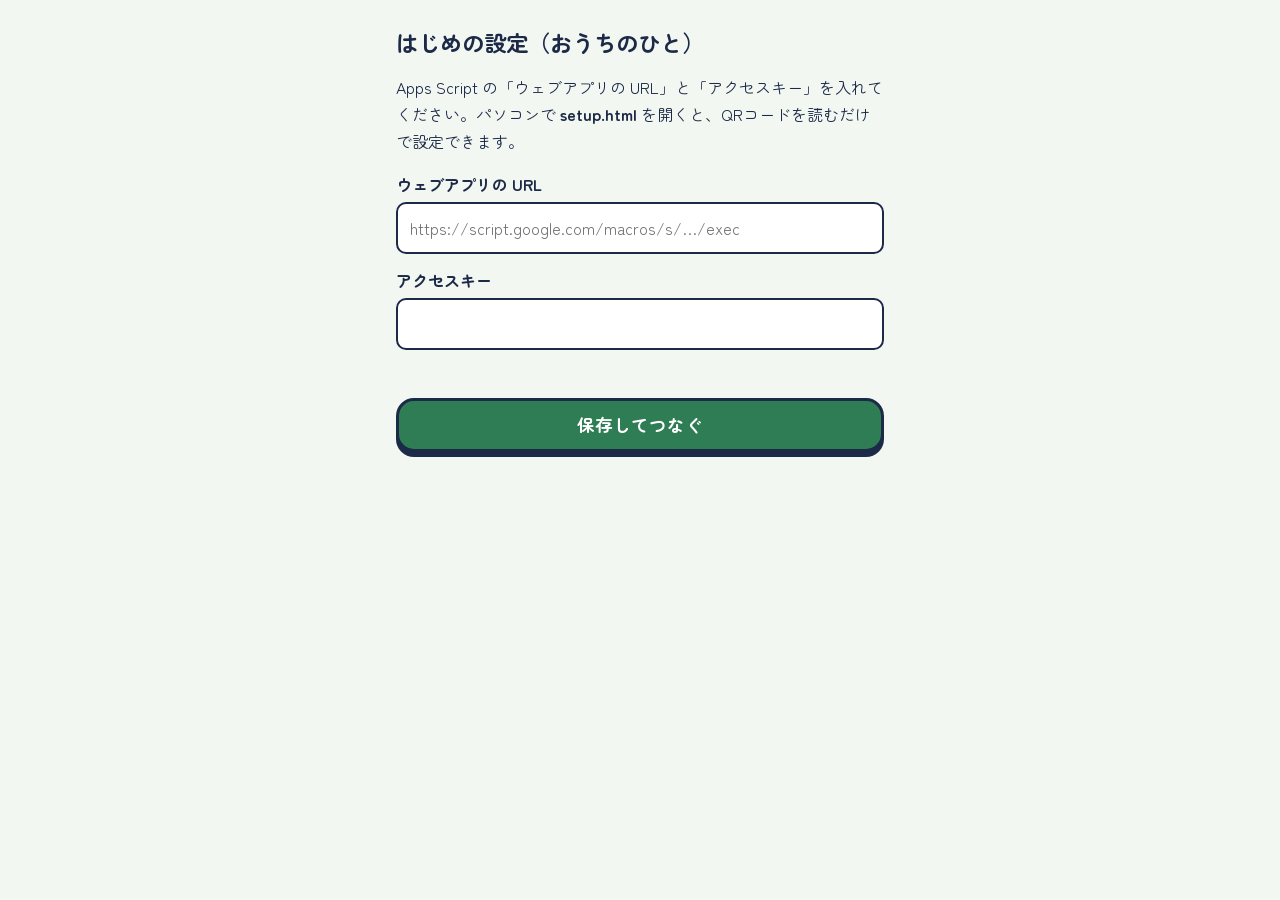
<file: index.html>
<!doctype html>
<html lang="ja">
<head>
  <meta charset="utf-8">
  <meta name="viewport" content="width=device-width, initial-scale=1, viewport-fit=cover">
  <meta name="theme-color" content="#2F7D55">
  <meta name="mobile-web-app-capable" content="yes">
  <meta name="apple-mobile-web-app-capable" content="yes">
  <meta name="robots" content="noindex">
  <title>よみの れんしゅう</title>
  <link rel="manifest" href="manifest.webmanifest">
  <link rel="icon" href="icons/icon-192.png">
  <link rel="apple-touch-icon" href="icons/icon-192.png">
  <link rel="preconnect" href="https://fonts.googleapis.com">
  <link rel="preconnect" href="https://fonts.gstatic.com" crossorigin>
  <link href="https://fonts.googleapis.com/css2?family=Bungee&family=Klee+One:wght@400;600&family=Zen+Maru+Gothic:wght@500;700&display=swap" rel="stylesheet">
  <link rel="stylesheet" href="style.css">
</head>
<body>
  <main id="app" aria-live="polite"></main>
  <noscript>このアプリは JavaScript をつかいます。</noscript>
  <script src="logic.js"></script>
  <script src="sound.js"></script>
  <script src="fx.js"></script>
  <script src="speech.js"></script>
  <script src="parts.js"></script>
  <script src="app.js"></script>
</body>
</html>
</file>
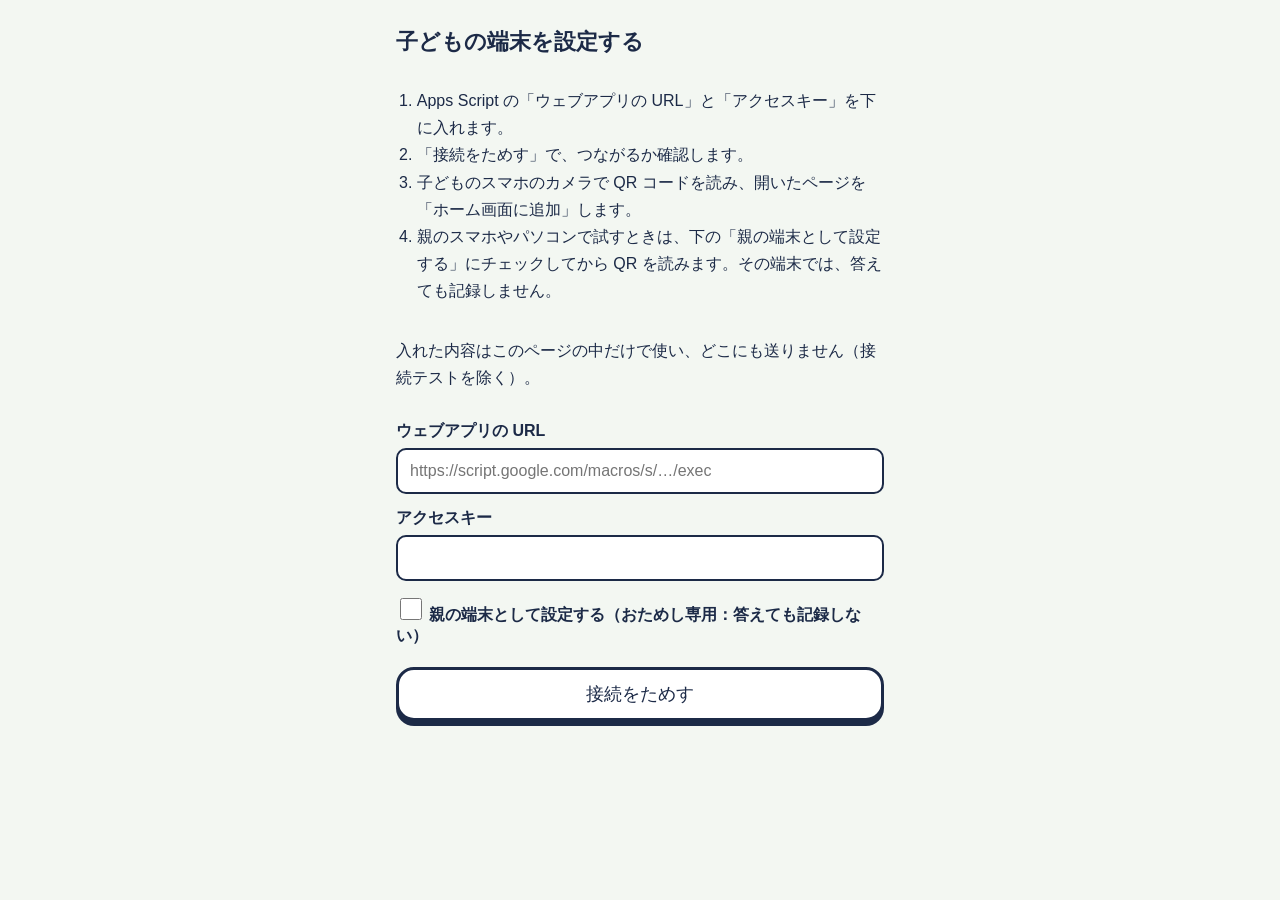
<file: setup.html>
<!doctype html>
<html lang="ja">
<head>
  <meta charset="utf-8">
  <meta name="viewport" content="width=device-width, initial-scale=1">
  <meta name="robots" content="noindex">
  <title>端末の設定</title>
  <link rel="stylesheet" href="style.css">
  <style>
    .qr { margin: 18px 0 8px; padding: 16px; background: #fff; border: 3px solid var(--edge); border-radius: 16px; display: grid; place-items: center; }
    .qr svg { width: 100%; max-width: 320px; height: auto; }
    .link { word-break: break-all; font-size: .85rem; color: var(--ink-soft); }
    ol { padding-left: 1.3em; }
    .check { display: flex; gap: 10px; align-items: center; font-weight: 700; margin: 16px 0 4px; }
    .check input { width: 22px; height: 22px; padding: 0; flex: none; }
    .for { font-weight: 700; margin: 0 0 6px; }
  </style>
</head>
<body>
  <main id="app" class="panel">
    <h1>子どもの端末を設定する</h1>
    <ol>
      <li>Apps Script の「ウェブアプリの URL」と「アクセスキー」を下に入れます。</li>
      <li>「接続をためす」で、つながるか確認します。</li>
      <li>子どものスマホのカメラで QR コードを読み、開いたページを「ホーム画面に追加」します。</li>
      <li>親のスマホやパソコンで試すときは、下の「親の端末として設定する」にチェックしてから QR を読みます。その端末では、答えても記録しません。</li>
    </ol>
    <p>入れた内容はこのページの中だけで使い、どこにも送りません（接続テストを除く）。</p>
    <label for="url">ウェブアプリの URL</label>
    <input id="url" type="url" autocomplete="off" placeholder="https://script.google.com/macros/s/…/exec">
    <label for="key">アクセスキー</label>
    <input id="key" type="text" autocomplete="off" spellcheck="false">
    <label class="check"><input id="demo" type="checkbox"> 親の端末として設定する（おためし専用：答えても記録しない）</label>
    <button class="chunky" id="test">接続をためす</button>
    <p class="msg" id="msg"></p>
    <div id="out" hidden>
      <p class="for" id="for"></p>
      <div class="qr" id="qr"></div>
      <p class="link" id="link"></p>
      <button class="chunky" id="copy">リンクをコピー</button>
    </div>
  </main>
  <script src="vendor/qrcode.js"></script>
  <script>
    (function () {
      var $ = function (id) { return document.getElementById(id); };
      var base = location.origin + location.pathname.replace(/setup\.html$/, '');
      function link() {
        var u = $('url').value.trim(), k = $('key').value.trim();
        if (!u || !k) return '';
        return base + '#u=' + encodeURIComponent(u) + '&k=' + encodeURIComponent(k) + ($('demo').checked ? '&d=1' : '');
      }
      function draw() {
        var l = link();
        $('out').hidden = !l;
        if (!l) return;
        var q = qrcode(0, 'M');
        q.addData(l);
        q.make();
        $('qr').innerHTML = q.createSvgTag(6, 2);
        $('link').textContent = l;
        $('for').textContent = $('demo').checked ? '親の端末で読む QR（おためし専用）' : '子どものスマホで読む QR';
      }
      function say(t, good) { $('msg').textContent = t; $('msg').className = 'msg ' + (good ? 'good' : 'bad'); }
      $('url').addEventListener('input', draw);
      $('key').addEventListener('input', draw);
      $('demo').addEventListener('change', draw);
      $('test').addEventListener('click', function () {
        var u = $('url').value.trim(), k = $('key').value.trim();
        if (!/^https:\/\/script\.google\.com\//.test(u)) { say('URL は https://script.google.com/ で始まるものを入れてください。'); return; }
        say('確認中…', true);
        fetch(u, { method: 'POST', body: JSON.stringify({ key: k, action: 'ping' }) })
          .then(function (r) { return r.json(); })
          .then(function (d) {
            if (d.ok) say('つながりました。問題は ' + d.questions + ' 問あります。', true);
            else say(d.error === 'bad-key' ? 'アクセスキーがちがいます。' : 'エラー：' + d.error);
          })
          .catch(function (e) { say('つながりませんでした。URL と「アクセスできるユーザー：全員」を確認してください。（' + e.message + '）'); });
      });
      $('copy').addEventListener('click', function () {
        navigator.clipboard.writeText(link()).then(function () { say('コピーしました。', true); });
      });
    })();
  </script>
</body>
</html>
</file>
<file: style.css>
:root {
  --field: #F3F7F2;
  --card: #FFFFFF;
  --ink: #1C2A47;
  --ink-soft: #56627A;
  --edge: #1C2A47;
  --shadow: #1C2A47;
  --pitch: #2F7D55;
  --pitch-dark: #276A48;
  --pitch-line: rgba(255, 255, 255, .55);
  --marker: #FFE14D;
  --ok: #2F7D55;
  --ok-bg: #DDF2E5;
  --miss: #97A1B0;
  --miss-bg: #E9EDF2;
  --note-bg: #FFF8D6;
  --focus: #2563EB;
  --f-kanji: "Klee One", "Hiragino Mincho ProN", "Noto Serif JP", "Noto Serif CJK JP", serif;
  --f-ui: "Zen Maru Gothic", "Hiragino Maru Gothic ProN", "Noto Sans JP", "Noto Sans CJK JP", sans-serif;
  --f-call: "Bungee", "Zen Maru Gothic", "Arial Black", sans-serif;
  /* ダンスの演出 */
  --neon-a: #FF4FA3;
  --neon-b: #22D3EE;
  --neon-c: #FFD23F;
  --stage: #1B1530;
  --stage-glow: #3D2A78;
  color-scheme: light dark;
}
@media (prefers-color-scheme: dark) {
  :root {
    --field: #101814;
    --card: #1A2520;
    --ink: #EAF1EC;
    --ink-soft: #A9B8AF;
    --edge: #55665D;
    --shadow: #030605;
    --pitch: #2B6E4C;
    --pitch-dark: #225A3E;
    --marker: rgba(255, 214, 51, .45);
    --ok: #6BD49A;
    --ok-bg: #1E3E2D;
    --miss: #5E6A78;
    --miss-bg: #232C35;
    --note-bg: #2C2A1C;
    --focus: #7AA7FF;
  }
}

* { box-sizing: border-box; }
html, body { margin: 0; }
body {
  min-height: 100dvh;
  background: var(--field);
  color: var(--ink);
  font-family: var(--f-ui);
  -webkit-tap-highlight-color: transparent;
}
#app {
  max-width: 520px;
  margin: 0 auto;
  min-height: 100dvh;
  padding: max(16px, env(safe-area-inset-top)) 16px max(20px, env(safe-area-inset-bottom));
  display: flex;
  flex-direction: column;
}
button { font: inherit; color: inherit; touch-action: manipulation; }
:focus-visible { outline: 3px solid var(--focus); outline-offset: 3px; }

/* ---------- ボタン ---------- */
.chunky {
  display: block;
  width: 100%;
  border: 3px solid var(--edge);
  border-radius: 18px;
  background: var(--card);
  box-shadow: 0 5px 0 var(--shadow);
  cursor: pointer;
  transition: transform .08s ease, box-shadow .08s ease, background-color .15s ease;
}
.chunky:active:not([disabled]) { transform: translateY(4px); box-shadow: 0 1px 0 var(--shadow); }
.chunky[disabled] { cursor: default; }
.go {
  background: var(--pitch);
  color: #fff;
  font-weight: 700;
}
.text-btn {
  background: none;
  border: 0;
  padding: 10px 6px;
  color: var(--ink-soft);
  font-size: .95rem;
  text-decoration: underline;
  text-underline-offset: 4px;
  cursor: pointer;
}

/* ---------- ピッチ（進みぐあい） ---------- */
.topbar { display: flex; align-items: center; gap: 12px; margin-bottom: 22px; }
.pitch {
  position: relative;
  flex: 1;
  height: 34px;
  border-radius: 8px;
  background:
    repeating-linear-gradient(90deg, var(--pitch) 0 28px, var(--pitch-dark) 28px 56px);
  box-shadow: inset 0 0 0 2px var(--pitch-line);
}
.pitch::before {
  content: "";
  position: absolute;
  left: 50%; top: 4px; bottom: 4px;
  width: 2px;
  background: var(--pitch-line);
}
.goal {
  position: absolute;
  right: -2px; top: 5px; bottom: 5px;
  width: 14px;
  border: 2px solid #fff;
  border-right: 0;
  border-radius: 3px 0 0 3px;
  background:
    repeating-linear-gradient(45deg, transparent 0 3px, rgba(255,255,255,.6) 3px 4px),
    repeating-linear-gradient(-45deg, transparent 0 3px, rgba(255,255,255,.6) 3px 4px);
}
.ball {
  position: absolute;
  top: 50%;
  font-size: 22px;
  line-height: 1;
  transform: translate(-50%, -50%);
  transition: left .45s cubic-bezier(.3, 1.4, .5, 1);
}
.count {
  font-weight: 700;
  font-size: 1.05rem;
  min-width: 4.2em;
  text-align: right;
  font-variant-numeric: tabular-nums;
}

/* ---------- 問題 ---------- */
.quiz { flex: 1; display: flex; flex-direction: column; }
.badge {
  align-self: flex-start;
  margin: 0 0 10px;
  padding: 4px 12px;
  border-radius: 999px;
  background: var(--note-bg);
  border: 2px solid var(--edge);
  font-size: .9rem;
  font-weight: 700;
}
.sentence {
  font-family: var(--f-kanji);
  font-weight: 600;
  font-size: clamp(1.45rem, 6.4vw, 1.95rem);
  line-height: 2;
  margin: 0;
  word-break: keep-all;
  word-break: auto-phrase;   /* 区切りのスペースがない文も、文節で折り返す（対応していないブラウザは上の keep-all） */
  overflow-wrap: anywhere;
}
.sentence ruby rt { font-size: .45em; font-family: var(--f-ui); }
mark.target {
  color: inherit;
  font-size: 1.4em;
  padding: 0 .08em;
  background: linear-gradient(transparent 58%, var(--marker) 58%, var(--marker) 92%, transparent 92%);
}
/* 語だけで出す問題（正解済み・2週間後の確認） */
.bare-word {
  margin: 4px 0 0;
  font-family: var(--f-kanji);
  font-weight: 600;
  font-size: clamp(3rem, 16vw, 4.2rem);
  line-height: 1.3;
  text-align: center;
  letter-spacing: .04em;
}
/* 答えたあとに出す、語とパーツ */
.card { text-align: center; }
.card-word { margin: 0; font-family: var(--f-kanji); font-weight: 600; font-size: clamp(2.6rem, 14vw, 3.6rem); line-height: 1.6; }
.card-word rt { font-family: var(--f-ui); font-size: .32em; color: var(--ink-soft); }
.card-parts {
  display: flex; justify-content: center; align-items: flex-start; flex-wrap: wrap; gap: 2px 6px;
  margin: 2px 0 0; font-family: var(--f-kanji); font-size: clamp(1.5rem, 7vw, 1.9rem); line-height: 1.2;
}
.card-parts b { font-weight: 600; }
.card-parts i { font-style: normal; color: var(--ink-soft); }
.card-parts .pp { display: inline-flex; flex-direction: column; align-items: center; min-width: 1.2em; }
.card-parts .pp small { font-family: var(--f-ui); font-size: .42em; color: var(--ink-soft); line-height: 1.4; }
.card-sentence {
  margin: 8px 0 0; text-align: left; font-family: var(--f-kanji); font-weight: 600; word-break: auto-phrase;
  font-size: clamp(1.1rem, 5vw, 1.35rem); line-height: 1.9;
}
.card-sentence mark.target { font-size: 1.15em; }
.card-sentence ruby rt { font-size: .45em; font-family: var(--f-ui); }
.hint-row { min-height: 52px; display: flex; align-items: center; margin: 6px 0 4px; }
.hint {
  margin: 0;
  padding: 8px 12px;
  border-radius: 10px;
  background: var(--note-bg);
  font-size: 1.05rem;
}
.choices { display: grid; gap: 14px; margin-top: auto; padding-top: 8px; }
.choice {
  min-height: 66px;
  padding: 10px 14px;
  font-size: clamp(1.35rem, 5.8vw, 1.7rem);
  font-weight: 700;
  letter-spacing: .04em;
}
.choice.is-correct {
  background: var(--ok-bg);
  border-color: var(--ok);
  box-shadow: 0 5px 0 var(--ok);
}
.choice.is-correct::before { content: "◯ "; color: var(--ok); }
.choice.is-picked {
  background: var(--miss-bg);
  border-color: var(--miss);
  box-shadow: 0 5px 0 var(--miss);
  color: var(--ink-soft);
}
.choice.is-dim { opacity: .45; }
/* 逆向き（ひらがなを見て漢字を選ぶ） */
.ask { margin: 0 0 4px; font-size: .95rem; font-weight: 700; color: var(--ink-soft); }
.choice.kanji-choice { font-family: var(--f-kanji); font-weight: 600; font-size: clamp(1.6rem, 7vw, 2rem); letter-spacing: .06em; }
.kanji-answer { font-family: var(--f-kanji); font-size: 1.3em; }
/* 出てすぐの0.5秒は押せない。うすく見せて、押せるようになったら はっきりさせる */
.choices .choice, .after .next { transition: opacity .15s ease, transform .08s ease, box-shadow .08s ease, background-color .15s ease; }
.choices.is-wait .choice, .after.is-wait .next { opacity: .6; }
.praise {
  min-height: 1.6em;
  margin: 8px 0 0;
  text-align: center;
  font-weight: 700;
  font-size: 1.3rem;
  color: var(--ok);
}
.feedback {
  margin-top: 14px;
  padding: 14px 16px;
  border-radius: 16px;
  background: var(--card);
  border: 3px solid var(--edge);
}
.feedback p { margin: 0; }
.feedback .answer { font-family: var(--f-kanji); font-weight: 600; font-size: 1.5rem; line-height: 1.6; }
.feedback .answer strong { font-size: 1.25em; }
.feedback .again { margin-top: 6px; color: var(--ink-soft); font-size: 1.05rem; }
.feedback .listen { display: inline-block; margin: 2px 0 0 -6px; padding: 6px; font-size: 1rem; color: var(--ink); text-decoration: underline; text-underline-offset: 4px; }
.feedback .meaning { margin-top: 8px; font-size: 1rem; }
.next { margin-top: 14px; min-height: 60px; font-size: 1.4rem; }

/* ---------- ホーム ---------- */
.home { flex: 1; display: flex; flex-direction: column; }
.title {
  font-family: var(--f-kanji);
  font-weight: 600;
  font-size: clamp(2rem, 9vw, 2.6rem);
  line-height: 1.3;
  margin: 18px 0 22px;
}
.title small { display: block; font-size: .5em; font-weight: 400; color: var(--ink-soft); }
.stamps {
  display: grid;
  grid-template-columns: repeat(7, 1fr);
  gap: 8px;
  margin: 0 0 18px;
  padding: 0;
  list-style: none;
}
.stamp {
  aspect-ratio: 1;
  border-radius: 50%;
  display: grid;
  place-items: center;
  font-size: .8rem;
  color: var(--ink-soft);
  border: 2px dashed var(--miss);
}
.stamp.is-done { border: 2px solid var(--ok); background: var(--ok-bg); font-size: 1.15rem; }
.stamp.is-today { outline: 3px solid var(--edge); outline-offset: 2px; }
.stats { display: grid; grid-template-columns: 1fr 1fr; gap: 12px; margin-bottom: 26px; }
.stat { padding: 12px 14px; border-radius: 16px; background: var(--card); border: 3px solid var(--edge); }
.stat span { display: block; font-size: .95rem; color: var(--ink-soft); }
.stat b { font-size: 2.2rem; line-height: 1.1; font-variant-numeric: tabular-nums; }
.stat i { font-style: normal; font-size: 1.05rem; margin-left: 2px; }
.start { min-height: 92px; font-size: 2rem; margin-top: auto; }
.start small { display: block; font-size: 1rem; font-weight: 500; opacity: .9; }
.done-note { text-align: center; font-size: 1.35rem; font-weight: 700; margin: auto 0 6px; }
.start.more { margin-top: 14px; min-height: 76px; font-size: 1.6rem; font-weight: 700; }
.start.more small { color: var(--ink-soft); }
.done-note span { display: block; font-size: 1.05rem; font-weight: 500; color: var(--ink-soft); margin-top: 4px; }
.foot { display: flex; flex-wrap: wrap; justify-content: center; gap: 4px 14px; margin-top: 18px; }
.demo-banner {
  display: flex;
  justify-content: space-between;
  align-items: center;
  gap: 8px;
  margin: 0 0 14px;
  padding: 6px 12px;
  border: 2px dashed var(--edge);
  border-radius: 10px;
  background: var(--note-bg);
  font-weight: 700;
  font-size: .95rem;
}
.demo-banner .text-btn { padding: 4px 2px; }
.notice { margin: 0 0 16px; padding: 10px 12px; border-radius: 10px; background: var(--note-bg); font-size: .95rem; }
.kiroku-btn {
  display: flex; align-items: center; gap: 8px; width: 100%;
  margin: -12px 0 22px; padding: 12px 16px; min-height: 52px;
  font: inherit; font-size: 1.15rem; font-weight: 700; color: var(--ink); text-align: left;
  background: var(--card); border: 3px solid var(--edge); border-radius: 16px; cursor: pointer;
}
.kiroku-btn i { margin-left: auto; font-style: normal; font-size: 1.5rem; line-height: 1; }
.kiroku-btn:focus-visible { outline: 3px solid var(--focus); outline-offset: 2px; }

/* ---------- きろく ---------- */
.kiroku { flex: 1; display: flex; flex-direction: column; gap: 14px; }
.kiroku h1 { display: flex; justify-content: space-between; align-items: center; gap: 8px; font-size: 1.6rem; margin: 4px 0 0; }
.kiroku h1 small {
  font-size: .9rem; font-weight: 700; white-space: nowrap;
  padding: 4px 10px; border: 2px solid var(--edge); border-radius: 12px; background: var(--card);
}
.kcard { background: var(--card); border: 3px solid var(--edge); border-radius: 18px; box-shadow: 4px 4px 0 var(--shadow); padding: 14px 16px; }
.kcard h2 { font-size: 1rem; margin: 0 0 8px; }
.kbig p { display: flex; align-items: baseline; flex-wrap: wrap; gap: 8px; margin: 0; }
.kbig .kl { font-size: 1.1rem; font-weight: 700; }
.kbig .kn { font-family: var(--f-call); font-weight: 400; font-size: 4rem; line-height: 1; color: var(--ok); font-variant-numeric: tabular-nums; }
.kbig .ku { font-size: 1.25rem; font-weight: 700; }
.kbig .kplus { display: block; margin-top: 4px; font-size: .95rem; font-weight: 700; color: var(--ink-soft); }
.kplus b { padding: 0 6px; border-radius: 6px; background: var(--marker); color: var(--ink); }
.kbars, .kdays { list-style: none; margin: 0; padding: 0 4px; display: flex; gap: 10px; }
.kbars { align-items: flex-end; height: 190px; border-bottom: 3px solid var(--edge); }
.kbar { flex: 1; height: 100%; display: flex; flex-direction: column; justify-content: flex-end; align-items: center; min-width: 0; }
.kv { font-weight: 700; font-size: .95rem; margin-bottom: 4px; font-variant-numeric: tabular-nums; }
.kb {
  width: 100%; background: var(--pitch); border: 2px solid var(--edge); border-bottom: 0; border-radius: 8px 8px 0 0;
  transform-origin: bottom; animation: kgrow .6s cubic-bezier(.2, .8, .3, 1) both; animation-delay: calc(var(--i) * 70ms);
}
.kbar.is-last .kb { background: var(--marker); }
.no-motion .kb { animation: none; }
@keyframes kgrow { from { transform: scaleY(0); } }
.kdays li { flex: 1; text-align: center; padding-top: 6px; font-size: .85rem; font-weight: 700; color: var(--ink-soft); white-space: nowrap; }
.kwins ul { list-style: none; margin: 0; padding: 0; }
.kwins li { display: flex; align-items: center; gap: 8px; padding: 6px 0; border-top: 2px dashed var(--miss-bg); }
.kwins li:first-child { border-top: 0; }
.kk { font-family: var(--f-kanji); font-weight: 600; font-size: 1.9rem; min-width: 84px; }
.kr { font-size: 1rem; font-weight: 700; white-space: nowrap; overflow: hidden; text-overflow: ellipsis; min-width: 0; }
.kok { margin-left: auto; flex: none; font-size: .9rem; font-weight: 700; white-space: nowrap; padding: 3px 10px; border-radius: 999px; background: var(--ok-bg); color: var(--ok); }
.kiroku > .chunky { margin-top: auto; min-height: 60px; font-size: 1.3rem; }

/* ---------- ゴール ---------- */
.end { flex: 1; display: flex; flex-direction: column; text-align: center; }
.goal-word {
  font-family: var(--f-call);
  font-weight: 400;
  font-size: clamp(2.6rem, 13vw, 3.3rem);
  line-height: 1.1;
  margin: 14px 0 4px;
  color: #fff;
  -webkit-text-stroke: 3px var(--stage);
  paint-order: stroke fill;
  text-shadow: 4px 4px 0 var(--neon-a);
}
.end-sub { font-size: 1.25rem; font-weight: 700; margin: 0 0 16px; }
.end .stats { text-align: left; }
.end-list { list-style: none; margin: 0 0 20px; padding: 0; font-size: 1.15rem; line-height: 1.9; }
.end .stats { margin-bottom: 16px; }

/* ステージ（おわりの画面） */
.stage {
  position: relative;
  height: 136px;
  margin: 8px 0 0;
  border-radius: 16px;
  overflow: hidden;
  border: 3px solid var(--edge);
  background: radial-gradient(ellipse 70% 90% at 50% 115%, var(--stage-glow) 0%, var(--stage) 70%);
}
.stage .beam {
  position: absolute;
  top: -12px;
  width: 110px;
  height: 175px;
  margin-left: -55px;
  transform-origin: 50% 0;
  clip-path: polygon(44% 0, 56% 0, 100% 100%, 0 100%);
  opacity: .55;
}
.stage .beam.l { left: 22%; transform: rotate(-22deg); background: linear-gradient(to bottom, var(--neon-a), transparent 85%); }
.stage .beam.r { left: 78%; transform: rotate(22deg); background: linear-gradient(to bottom, var(--neon-b), transparent 85%); }
.stage .beam.c { left: 50%; background: linear-gradient(to bottom, var(--neon-c), transparent 80%); opacity: .35; }
.stage .eq { position: absolute; left: 12%; right: 12%; bottom: 0; height: 72px; display: flex; gap: 5px; align-items: flex-end; }
.stage .eq i {
  flex: 1;
  height: 100%;
  border-radius: 4px 4px 0 0;
  transform-origin: 50% 100%;
  transform: scaleY(var(--h));
  background: linear-gradient(to top, var(--neon-a), var(--neon-c));
}
.end.fx-on .stage .beam.l { animation: sway-l 1.2s ease-in-out 4 alternate; }
.end.fx-on .stage .beam.r { animation: sway-r 1.2s ease-in-out 4 alternate; }
.end.fx-on .stage .eq i { animation: eq-bounce .3s ease-in-out 16 alternate; }
.end.fx-on .stage .eq i:nth-child(2n) { animation-delay: .1s; }
.end.fx-on .stage .eq i:nth-child(3n) { animation-delay: .2s; }
@keyframes sway-l { from { transform: rotate(-26deg); } to { transform: rotate(14deg); } }
@keyframes sway-r { from { transform: rotate(26deg); } to { transform: rotate(-14deg); } }
@keyframes eq-bounce { from { transform: scaleY(.12); } to { transform: scaleY(var(--h)); } }
.end.fx-on .goal-word { animation: pop-in .6s cubic-bezier(.2, 1.5, .4, 1) .1s both; }
@keyframes pop-in { from { transform: scale(.3) rotate(-10deg); opacity: 0; } to { transform: none; opacity: 1; } }

.score-row { display: flex; justify-content: center; align-items: center; gap: 16px; margin: 0 0 16px; min-height: 76px; }
.score {
  display: flex;
  align-items: baseline;
  gap: 2px;
  margin: 0;
  padding: 8px 16px 10px;
  border-radius: 16px;
  background: var(--card);
  border: 3px solid var(--edge);
}
.score span { font-size: 1rem; color: var(--ink-soft); margin-right: 8px; }
.score b { font-size: 2.6rem; line-height: 1; font-variant-numeric: tabular-nums; min-width: 2ch; }
.score i { font-style: normal; font-size: 1.3rem; font-weight: 700; }
.levelup {
  margin: 0;
  font-family: var(--f-call);
  font-size: 1.95rem;
  line-height: 1.05;
  color: #fff;
  -webkit-text-stroke: 2px var(--stage);
  paint-order: stroke fill;
  text-shadow: 3px 3px 0 var(--neon-b);
  transform: rotate(-6deg);
}
.levelup.is-perfect { text-shadow: 3px 3px 0 var(--neon-a), 6px 6px 0 var(--neon-c); }
.levelup small {
  display: block;
  margin-top: 6px;
  font-family: var(--f-ui);
  font-weight: 700;
  font-size: .6em;
  color: var(--ink);
  -webkit-text-stroke: 0;
  text-shadow: none;
}
.end.fx-on .levelup { animation: stamp .5s cubic-bezier(.2, 1.5, .4, 1) .65s both; }
@keyframes stamp { from { transform: scale(2.6) rotate(-16deg); opacity: 0; } to { transform: rotate(-6deg); opacity: 1; } }

/* ---------- 演出（正解したとき） ---------- */
.fx-layer { position: fixed; inset: 0; z-index: 50; pointer-events: none; overflow: hidden; }
.fx-p { position: absolute; translate: -50% -50%; line-height: 1; font-weight: 700; will-change: transform, opacity; }
.fx-confetti { position: absolute; top: -16px; width: 9px; height: 14px; border-radius: 2px; will-change: transform; }
.fx-glow {
  position: absolute;
  inset: 0;
  opacity: 0;
  box-shadow: inset 0 0 0 5px var(--neon-a), inset 0 0 46px 8px var(--neon-b);
  animation: glow .8s ease-out forwards;
}
.fx-glow.fx-lv3 { box-shadow: inset 0 0 0 7px var(--neon-c), inset 0 0 60px 14px var(--neon-a); }
@keyframes glow { 0% { opacity: 0; } 14% { opacity: 1; } 45% { opacity: .5; } 60% { opacity: .9; } 100% { opacity: 0; } }
.fx-eq { position: absolute; left: 0; right: 0; bottom: 0; height: 56px; display: flex; gap: 4px; align-items: flex-end; padding: 0 4px; opacity: .8; }
.fx-eq i {
  flex: 1;
  height: 100%;
  border-radius: 4px 4px 0 0;
  transform-origin: 50% 100%;
  transform: scaleY(0);
  background: linear-gradient(to top, var(--neon-b), var(--neon-a));
  animation: eq-hit .2s ease-in-out 4 alternate;
}
@keyframes eq-hit { from { transform: scaleY(.1); } to { transform: scaleY(var(--h)); } }

.praise .callout {
  position: fixed;
  left: 50%;
  top: 41%;
  z-index: 60;
  translate: -50% -50%;
  pointer-events: none;
  white-space: nowrap;
  font-family: var(--f-call);
  font-weight: 400;
  font-size: clamp(2.2rem, 11vw, 3.1rem);
  line-height: 1;
  color: #fff;
  -webkit-text-stroke: 3px var(--stage);
  paint-order: stroke fill;
  text-shadow: 4px 4px 0 var(--neon-a);
  animation: callout .8s cubic-bezier(.2, 1.4, .4, 1) both;
}
.quiz.card-long .praise .callout { top: 52%; }
.praise .callout.fx-lv1 { text-shadow: 4px 4px 0 var(--neon-b); }
.praise .callout.fx-lv2 { text-shadow: 4px 4px 0 var(--neon-a), 8px 8px 0 var(--neon-b); }
.praise .callout.fx-lv3 { text-shadow: 4px 4px 0 var(--neon-c), 8px 8px 0 var(--neon-a); font-size: clamp(2.4rem, 12vw, 3.3rem); }
.praise .callout small {
  display: block;
  margin-top: 6px;
  font-size: .45em;
  color: var(--neon-c);
  -webkit-text-stroke: 2px var(--stage);
  text-shadow: none;
}
@keyframes callout {
  0% { transform: scale(.3) rotate(-14deg); opacity: 0; }
  18% { transform: scale(1.15) rotate(-5deg); opacity: 1; }
  32% { transform: scale(1) rotate(-6deg); }
  78% { transform: scale(1) rotate(-6deg); opacity: 1; }
  100% { transform: scale(1.04) rotate(-6deg) translateY(-10px); opacity: 0; }
}
.quiz.fx-hit .sentence, .quiz.fx-hit .card { animation: hit .5s cubic-bezier(.3, 1.6, .5, 1); }
.quiz.fx-hit .choice.is-correct { animation: hit-btn .55s cubic-bezier(.3, 1.6, .5, 1); }
.quiz.fx-hit.fx-lv1 .choice.is-correct,
.quiz.fx-hit.fx-lv2 .choice.is-correct { box-shadow: 0 5px 0 var(--ok), 0 0 0 5px var(--neon-b); }
.quiz.fx-hit.fx-lv3 .choice.is-correct { box-shadow: 0 5px 0 var(--ok), 0 0 0 5px var(--neon-c), 0 0 0 10px var(--neon-a); }
/* .quiz 自体は動かさない（かけ声の位置がずれるため） */
.quiz.fx-hit.fx-lv3 .choices, .quiz.fx-hit.fx-lv3 .topbar { animation: stomp .42s ease-out; }
@keyframes hit { 0% { transform: none; } 20% { transform: scale(.96) translateY(3px); } 55% { transform: scale(1.03) translateY(-3px); } 100% { transform: none; } }
@keyframes hit-btn { 0% { transform: none; } 25% { transform: scale(1.07); } 60% { transform: scale(.98); } 100% { transform: none; } }
@keyframes stomp {
  0%, 100% { transform: none; }
  15% { transform: translate(-6px, 3px); }
  30% { transform: translate(6px, -2px); }
  45% { transform: translate(-4px, 2px); }
  60% { transform: translate(3px, 0); }
  80% { transform: translate(-1px, 0); }
}
.end .chunky { margin-top: auto; min-height: 66px; font-size: 1.5rem; }

/* ---------- おうちのひと・せってい ---------- */
.panel h1 { font-size: 1.4rem; margin: 10px 0 14px; }
.panel p, .panel li { line-height: 1.7; }
.panel label { display: block; font-weight: 700; margin: 14px 0 6px; }
.panel input {
  width: 100%;
  padding: 12px;
  font: inherit;
  font-size: 1rem;
  border: 2px solid var(--edge);
  border-radius: 10px;
  background: var(--card);
  color: var(--ink);
}
.panel .chunky { min-height: 54px; font-size: 1.1rem; margin-top: 14px; }
.panel dl { display: grid; grid-template-columns: auto 1fr; gap: 6px 14px; margin: 0 0 8px; }
.panel dt { color: var(--ink-soft); }
.panel dd { margin: 0; font-weight: 700; }
.msg { min-height: 1.5em; margin: 10px 0 0; font-weight: 700; }
.msg.bad { color: #B4472B; }
.msg.good { color: var(--ok); }

@media (prefers-reduced-motion: reduce) {
  *, *::before, *::after { transition: none !important; animation: none !important; }
}
</file>
